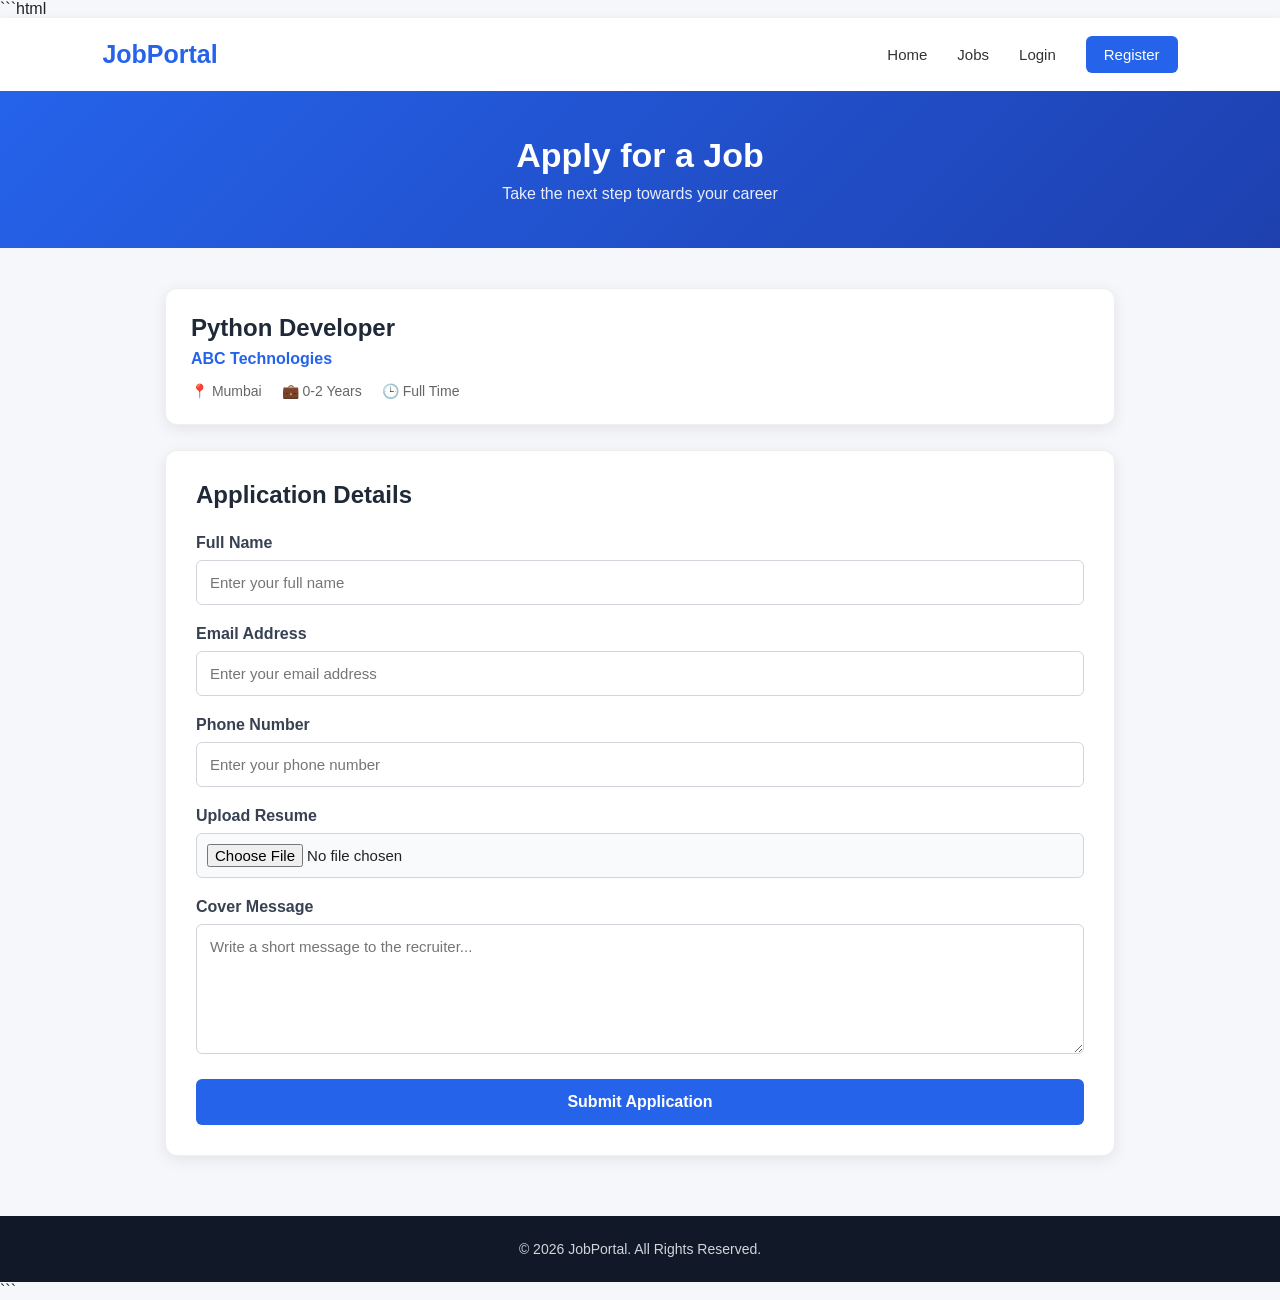
<file: Frontend/templates/apply.html>
```html
<!DOCTYPE html>
<html lang="en">
<head>
    <meta charset="UTF-8">
    <meta name="viewport" content="width=device-width, initial-scale=1.0">

    <title>Apply for Job - JobPortal</title>

    <style>
        * {
            margin: 0;
            padding: 0;
            box-sizing: border-box;
            font-family: Arial, sans-serif;
        }

        body {
            background: #f5f7fb;
            color: #222;
        }

        /* NAVBAR */
        .navbar {
            background: #ffffff;
            padding: 18px 8%;
            display: flex;
            justify-content: space-between;
            align-items: center;
            box-shadow: 0 2px 10px rgba(0,0,0,0.08);
        }

        .logo {
            font-size: 25px;
            font-weight: bold;
            color: #2563eb;
        }

        .nav-links {
            display: flex;
            gap: 30px;
            align-items: center;
        }

        .nav-links a {
            text-decoration: none;
            color: #333;
            font-size: 15px;
        }

        .nav-links a:hover {
            color: #2563eb;
        }

        .register-btn {
            background: #2563eb;
            color: white !important;
            padding: 10px 18px;
            border-radius: 6px;
        }

        /* PAGE HEADER */
        .page-header {
            background: linear-gradient(135deg, #2563eb, #1e40af);
            color: white;
            text-align: center;
            padding: 45px 20px;
        }

        .page-header h1 {
            font-size: 34px;
            margin-bottom: 10px;
        }

        .page-header p {
            font-size: 16px;
            opacity: 0.9;
        }

        /* MAIN */
        .main-container {
            width: 90%;
            max-width: 950px;
            margin: 40px auto;
        }

        /* JOB CARD */
        .job-card {
            background: white;
            padding: 25px;
            border-radius: 12px;
            box-shadow: 0 4px 15px rgba(0,0,0,0.08);
            margin-bottom: 25px;
            border: 1px solid #eee;
        }

        .job-card h2 {
            color: #1f2937;
            margin-bottom: 8px;
        }

        .company {
            color: #2563eb;
            font-weight: bold;
            margin-bottom: 15px;
        }

        .job-details {
            display: flex;
            flex-wrap: wrap;
            gap: 20px;
            color: #666;
            font-size: 14px;
        }

        /* FORM */
        .form-card {
            background: white;
            padding: 30px;
            border-radius: 12px;
            box-shadow: 0 4px 15px rgba(0,0,0,0.08);
            border: 1px solid #eee;
        }

        .form-card h2 {
            margin-bottom: 25px;
            color: #1f2937;
        }

        .form-group {
            margin-bottom: 20px;
        }

        .form-group label {
            display: block;
            margin-bottom: 8px;
            font-weight: bold;
            color: #374151;
        }

        .form-group input,
        .form-group textarea {
            width: 100%;
            padding: 13px;
            border: 1px solid #d1d5db;
            border-radius: 6px;
            font-size: 15px;
            outline: none;
        }

        .form-group input:focus,
        .form-group textarea:focus {
            border-color: #2563eb;
            box-shadow: 0 0 0 2px rgba(37,99,235,0.1);
        }

        .form-group textarea {
            min-height: 130px;
            resize: vertical;
        }

        .form-group input[type="file"] {
            padding: 10px;
            background: #f9fafb;
        }

        /* SUBMIT BUTTON */
        .submit-btn {
            width: 100%;
            background: #2563eb;
            color: white;
            border: none;
            padding: 14px;
            border-radius: 6px;
            font-size: 16px;
            font-weight: bold;
            cursor: pointer;
            margin-top: 5px;
        }

        .submit-btn:hover {
            background: #1d4ed8;
        }

        /* FOOTER */
        footer {
            background: #111827;
            color: #d1d5db;
            text-align: center;
            padding: 25px;
            margin-top: 60px;
            font-size: 14px;
        }

        /* MOBILE */
        @media (max-width: 700px) {

            .navbar {
                padding: 15px 5%;
            }

            .nav-links {
                gap: 12px;
            }

            .nav-links a {
                font-size: 13px;
            }

            .page-header h1 {
                font-size: 28px;
            }

            .main-container {
                width: 92%;
            }

            .form-card,
            .job-card {
                padding: 20px;
            }

            .job-details {
                flex-direction: column;
                gap: 8px;
            }
        }
    </style>
</head>

<body>

    <!-- NAVBAR -->
    <nav class="navbar">

        <div class="logo">
            JobPortal
        </div>

        <div class="nav-links">
            <a href="/">Home</a>
            <a href="/jobs">Jobs</a>
            <a href="/login">Login</a>
            <a href="/register" class="register-btn">Register</a>
        </div>

    </nav>


    <!-- PAGE HEADER -->
    <section class="page-header">

        <h1>Apply for a Job</h1>

        <p>Take the next step towards your career</p>

    </section>


    <!-- MAIN CONTENT -->
    <main class="main-container">


        <!-- JOB INFORMATION -->
        <div class="job-card">

            <h2>Python Developer</h2>

            <div class="company">
                ABC Technologies
            </div>

            <div class="job-details">

                <span>📍 Mumbai</span>

                <span>💼 0-2 Years</span>

                <span>🕒 Full Time</span>

            </div>

        </div>


        <!-- APPLICATION FORM -->
        <div class="form-card">

            <h2>Application Details</h2>

            <form action="/apply" method="POST" enctype="multipart/form-data">

                <!-- FULL NAME -->
                <div class="form-group">

                    <label for="name">
                        Full Name
                    </label>

                    <input
                        type="text"
                        id="name"
                        name="name"
                        placeholder="Enter your full name"
                        required
                    >

                </div>


                <!-- EMAIL -->
                <div class="form-group">

                    <label for="email">
                        Email Address
                    </label>

                    <input
                        type="email"
                        id="email"
                        name="email"
                        placeholder="Enter your email address"
                        required
                    >

                </div>


                <!-- PHONE -->
                <div class="form-group">

                    <label for="phone">
                        Phone Number
                    </label>

                    <input
                        type="tel"
                        id="phone"
                        name="phone"
                        placeholder="Enter your phone number"
                        required
                    >

                </div>


                <!-- RESUME -->
                <div class="form-group">

                    <label for="resume">
                        Upload Resume
                    </label>

                    <input
                        type="file"
                        id="resume"
                        name="resume"
                        accept=".pdf,.doc,.docx"
                        required
                    >

                </div>


                <!-- COVER MESSAGE -->
                <div class="form-group">

                    <label for="message">
                        Cover Message
                    </label>

                    <textarea
                        id="message"
                        name="message"
                        placeholder="Write a short message to the recruiter..."
                        required
                    ></textarea>

                </div>


                <!-- SUBMIT -->
                <button
                    type="submit"
                    class="submit-btn"
                >
                    Submit Application
                </button>

            </form>

        </div>

    </main>


    <!-- FOOTER -->
    <footer>

        © 2026 JobPortal. All Rights Reserved.

    </footer>

</body>
</html>
```
</file>
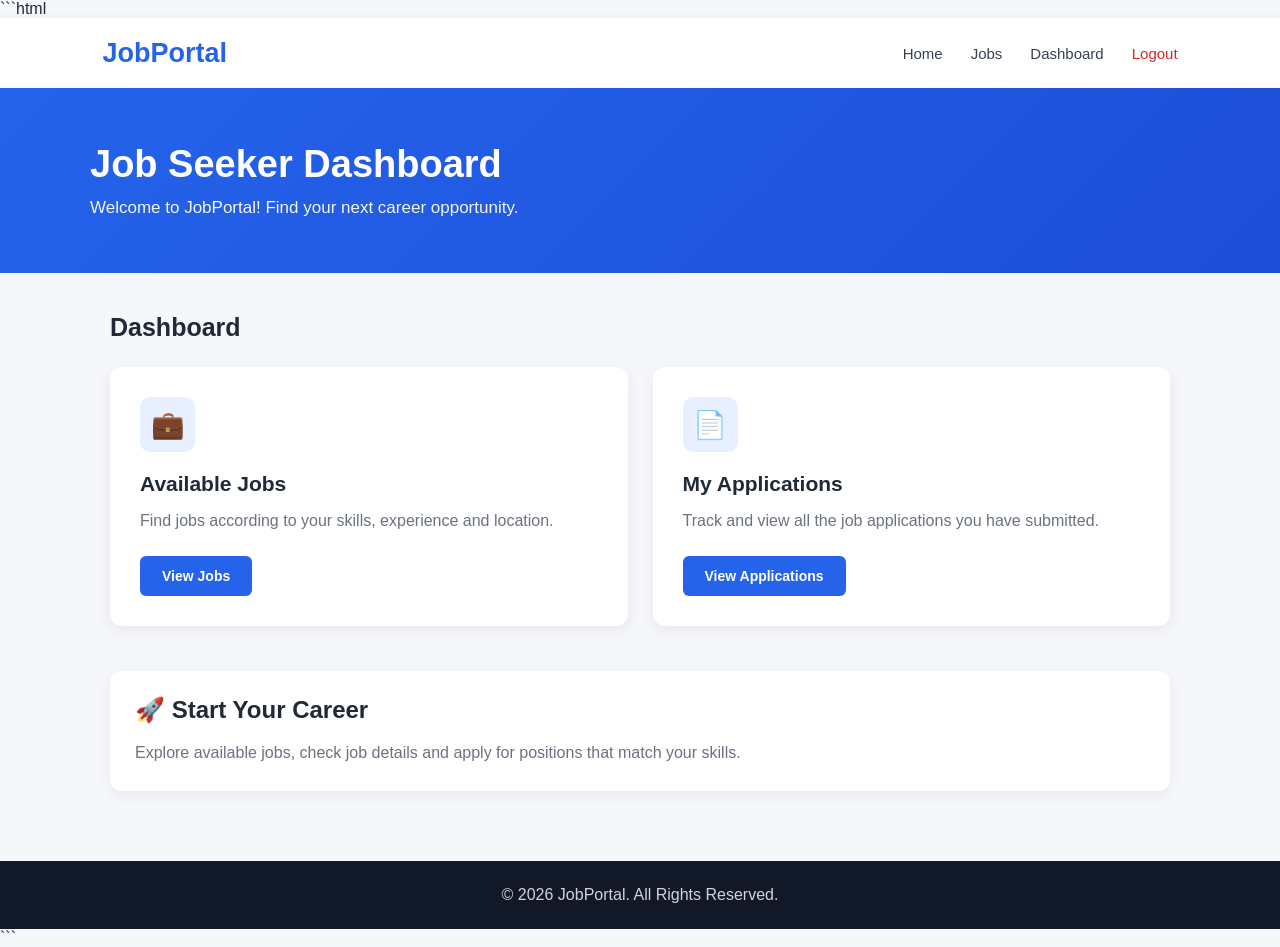
<file: Frontend/templates/dashboard.html>
```html
<!DOCTYPE html>
<html lang="en">

<head>

    <meta charset="UTF-8">

    <meta name="viewport"
          content="width=device-width, initial-scale=1.0">

    <title>Dashboard - JobPortal</title>

    <style>

        * {
            margin: 0;
            padding: 0;
            box-sizing: border-box;
        }

        body {
            font-family: Arial, sans-serif;
            background: #f5f7fb;
            color: #1f2937;
        }

        /* ================= NAVBAR ================= */

        .navbar {
            height: 70px;
            background: white;
            padding: 0 8%;
            display: flex;
            justify-content: space-between;
            align-items: center;
            box-shadow: 0 2px 10px rgba(0, 0, 0, 0.08);
        }

        .logo {
            font-size: 27px;
            font-weight: bold;
            color: #2563eb;
        }

        .nav-links {
            display: flex;
            align-items: center;
            gap: 28px;
        }

        .nav-links a {
            text-decoration: none;
            color: #374151;
            font-size: 15px;
        }

        .nav-links a:hover {
            color: #2563eb;
        }

        .logout {
            color: #dc2626 !important;
        }

        /* ================= HERO ================= */

        .dashboard-hero {
            background: linear-gradient(135deg, #2563eb, #1d4ed8);
            color: white;
            padding: 55px 20px;
        }

        .hero-content {
            max-width: 1100px;
            margin: auto;
        }

        .hero-content h1 {
            font-size: 38px;
            margin-bottom: 12px;
        }

        .hero-content p {
            font-size: 17px;
            opacity: 0.95;
        }

        /* ================= CONTAINER ================= */

        .container {
            max-width: 1100px;
            margin: 40px auto;
            padding: 0 20px;
        }

        .section-title {
            font-size: 25px;
            margin-bottom: 25px;
        }

        /* ================= CARDS ================= */

        .cards {
            display: grid;
            grid-template-columns: repeat(2, 1fr);
            gap: 25px;
        }

        .card {
            background: white;
            padding: 30px;
            border-radius: 12px;
            box-shadow: 0 4px 15px rgba(0, 0, 0, 0.07);
            transition: 0.3s;
        }

        .card:hover {
            transform: translateY(-5px);
            box-shadow: 0 8px 22px rgba(0, 0, 0, 0.10);
        }

        .icon {
            width: 55px;
            height: 55px;
            background: #e8f0ff;
            border-radius: 10px;
            display: flex;
            align-items: center;
            justify-content: center;
            font-size: 27px;
            margin-bottom: 20px;
        }

        .card h2 {
            font-size: 21px;
            margin-bottom: 12px;
        }

        .card p {
            color: #6b7280;
            line-height: 1.6;
            margin-bottom: 22px;
        }

        /* ================= BUTTON ================= */

        .btn {
            display: inline-block;
            text-decoration: none;
            background: #2563eb;
            color: white;
            padding: 12px 22px;
            border-radius: 6px;
            font-weight: bold;
            font-size: 14px;
        }

        .btn:hover {
            background: #1d4ed8;
        }

        /* ================= QUICK INFO ================= */

        .quick-section {
            margin-top: 45px;
        }

        .quick-box {
            background: white;
            padding: 25px;
            border-radius: 12px;
            box-shadow: 0 4px 15px rgba(0, 0, 0, 0.06);
        }

        .quick-box h2 {
            margin-bottom: 15px;
        }

        .quick-box p {
            color: #6b7280;
            line-height: 1.7;
        }

        /* ================= FOOTER ================= */

        footer {
            background: #111827;
            color: #d1d5db;
            text-align: center;
            padding: 25px;
            margin-top: 70px;
        }

        /* ================= MOBILE ================= */

        @media (max-width: 768px) {

            .navbar {
                padding: 0 20px;
            }

            .nav-links {
                gap: 12px;
            }

            .nav-links a {
                font-size: 13px;
            }

            .dashboard-hero {
                padding: 40px 20px;
            }

            .hero-content h1 {
                font-size: 30px;
            }

            .cards {
                grid-template-columns: 1fr;
            }

        }

    </style>

</head>

<body>


    <!-- ================= NAVBAR ================= -->

    <nav class="navbar">

        <div class="logo">
            JobPortal
        </div>

        <div class="nav-links">

            <a href="/">
                Home
            </a>

            <a href="/jobs">
                Jobs
            </a>

            <a href="/dashboard">
                Dashboard
            </a>

            <a href="/login" class="logout">
                Logout
            </a>

        </div>

    </nav>


    <!-- ================= HERO ================= -->

    <section class="dashboard-hero">

        <div class="hero-content">

            <h1>
                Job Seeker Dashboard
            </h1>

            <p>
                Welcome to JobPortal! Find your next career opportunity.
            </p>

        </div>

    </section>


    <!-- ================= MAIN ================= -->

    <div class="container">

        <h2 class="section-title">
            Dashboard
        </h2>


        <div class="cards">


            <!-- AVAILABLE JOBS -->

            <div class="card">

                <div class="icon">
                    💼
                </div>

                <h2>
                    Available Jobs
                </h2>

                <p>
                    Find jobs according to your skills,
                    experience and location.
                </p>

                <a href="/jobs" class="btn">
                    View Jobs
                </a>

            </div>


            <!-- MY APPLICATIONS -->

            <div class="card">

                <div class="icon">
                    📄
                </div>

                <h2>
                    My Applications
                </h2>

                <p>
                    Track and view all the job applications
                    you have submitted.
                </p>

                <a href="/my-applications" class="btn">
                    View Applications
                </a>

            </div>


        </div>


        <!-- QUICK INFO -->

        <div class="quick-section">

            <div class="quick-box">

                <h2>
                    🚀 Start Your Career
                </h2>

                <p>
                    Explore available jobs, check job details
                    and apply for positions that match your skills.
                </p>

            </div>

        </div>

    </div>


    <!-- ================= FOOTER ================= -->

    <footer>

        © 2026 JobPortal. All Rights Reserved.

    </footer>


</body>

</html>
```
</file>
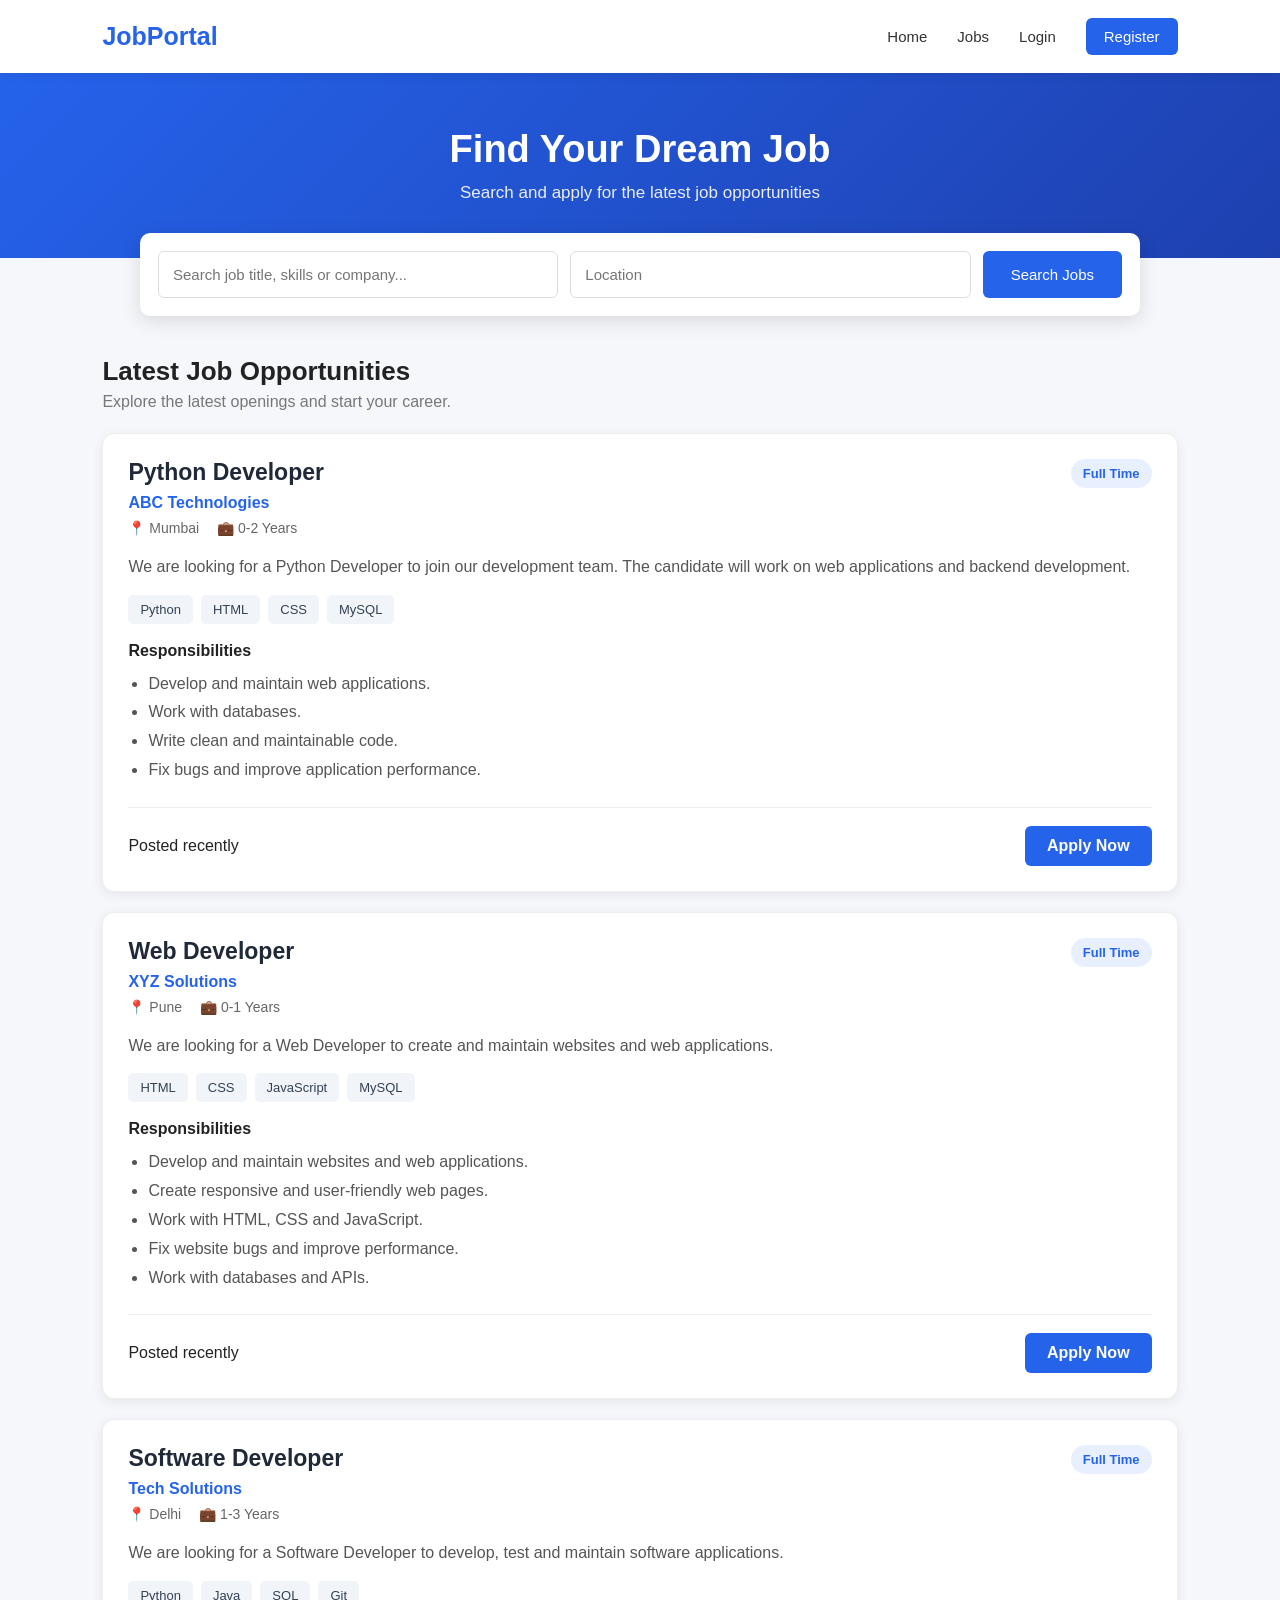
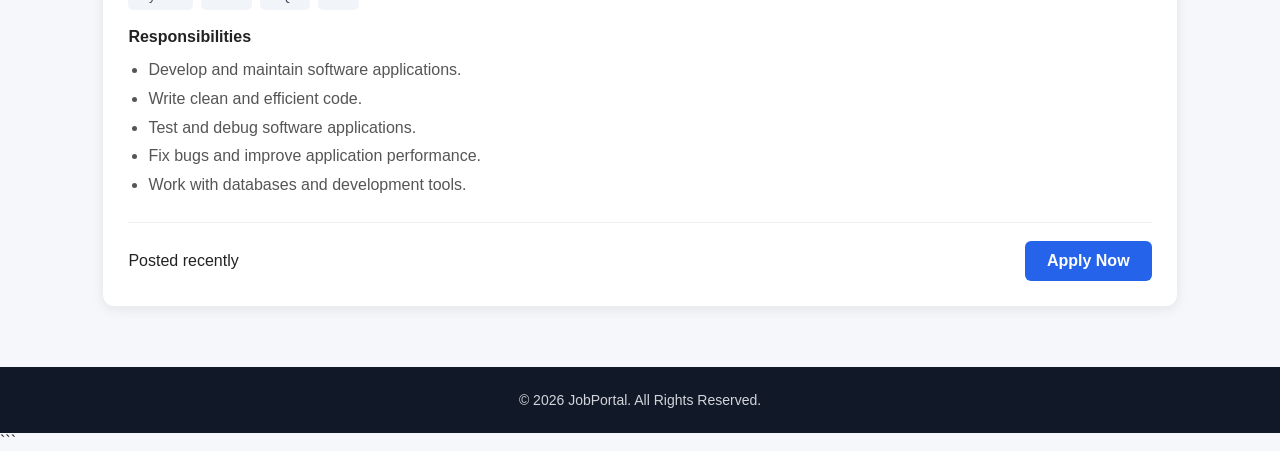
<file: Frontend/templates/jobs.html>
<!DOCTYPE html>
<html lang="en">
<head>
    <meta charset="UTF-8">
    <meta name="viewport" content="width=device-width, initial-scale=1.0">

    <title>Jobs - JobPortal</title>

    <style>
        * {
            margin: 0;
            padding: 0;
            box-sizing: border-box;
            font-family: Arial, sans-serif;
        }

        body {
            background: #f5f7fb;
            color: #222;
        }

        /* NAVBAR */
        .navbar {
            background: #ffffff;
            padding: 18px 8%;
            display: flex;
            justify-content: space-between;
            align-items: center;
            box-shadow: 0 2px 10px rgba(0,0,0,0.08);
            position: sticky;
            top: 0;
            z-index: 100;
        }

        .logo {
            font-size: 25px;
            font-weight: bold;
            color: #2563eb;
        }

        .nav-links {
            display: flex;
            gap: 30px;
            align-items: center;
        }

        .nav-links a {
            text-decoration: none;
            color: #333;
            font-size: 15px;
        }

        .nav-links a:hover {
            color: #2563eb;
        }

        .register-btn {
            background: #2563eb;
            color: white !important;
            padding: 10px 18px;
            border-radius: 6px;
        }

        /* HEADER */
        .hero {
            background: linear-gradient(135deg, #2563eb, #1e40af);
            padding: 55px 8%;
            color: white;
            text-align: center;
        }

        .hero h1 {
            font-size: 38px;
            margin-bottom: 12px;
        }

        .hero p {
            font-size: 17px;
            opacity: 0.9;
        }

        /* SEARCH */
        .search-box {
            width: 84%;
            max-width: 1000px;
            margin: -25px auto 40px;
            background: white;
            padding: 18px;
            border-radius: 10px;
            box-shadow: 0 5px 20px rgba(0,0,0,0.12);
            display: flex;
            gap: 12px;
        }

        .search-box input {
            flex: 1;
            padding: 14px;
            border: 1px solid #ddd;
            border-radius: 6px;
            font-size: 15px;
            outline: none;
        }

        .search-box button {
            background: #2563eb;
            color: white;
            border: none;
            padding: 0 28px;
            border-radius: 6px;
            font-size: 15px;
            cursor: pointer;
        }

        .search-box button:hover {
            background: #1d4ed8;
        }

        /* MAIN */
        .container {
            width: 84%;
            max-width: 1100px;
            margin: auto;
        }

        .section-title {
            margin-bottom: 22px;
        }

        .section-title h2 {
            font-size: 26px;
        }

        .section-title p {
            color: #777;
            margin-top: 6px;
        }

        /* JOB CARD */
        .job-card {
            background: white;
            padding: 25px;
            margin-bottom: 20px;
            border-radius: 12px;
            box-shadow: 0 3px 12px rgba(0,0,0,0.07);
            border: 1px solid #eee;
            transition: 0.3s;
        }

        .job-card:hover {
            transform: translateY(-3px);
            box-shadow: 0 8px 22px rgba(0,0,0,0.12);
        }

        .job-top {
            display: flex;
            justify-content: space-between;
            align-items: flex-start;
            gap: 20px;
        }

        .job-title {
            font-size: 23px;
            color: #1f2937;
            margin-bottom: 8px;
        }

        .company {
            color: #2563eb;
            font-weight: bold;
            margin-bottom: 8px;
        }

        .job-info {
            display: flex;
            flex-wrap: wrap;
            gap: 18px;
            color: #666;
            font-size: 14px;
        }

        .job-type {
            background: #e8f0ff;
            color: #2563eb;
            padding: 7px 12px;
            border-radius: 20px;
            font-size: 13px;
            font-weight: bold;
        }

        .description {
            margin-top: 18px;
            color: #555;
            line-height: 1.6;
        }

        .skills {
            display: flex;
            flex-wrap: wrap;
            gap: 8px;
            margin-top: 15px;
        }

        .skill {
            background: #f1f5f9;
            color: #334155;
            padding: 7px 12px;
            border-radius: 5px;
            font-size: 13px;
        }

        .job-bottom {
            margin-top: 22px;
            padding-top: 18px;
            border-top: 1px solid #eee;
            display: flex;
            justify-content: space-between;
            align-items: center;
        }

        .apply-btn {
            background: #2563eb;
            color: white;
            text-decoration: none;
            padding: 11px 22px;
            border-radius: 6px;
            font-weight: bold;
        }

        .apply-btn:hover {
            background: #1d4ed8;
        }

        .responsibilities {
            margin-top: 18px;
        }

        .responsibilities h3 {
            font-size: 16px;
            margin-bottom: 10px;
        }

        .responsibilities ul {
            padding-left: 20px;
            color: #555;
            line-height: 1.8;
        }

        /* FOOTER */
        footer {
            margin-top: 60px;
            background: #111827;
            color: #d1d5db;
            text-align: center;
            padding: 25px;
            font-size: 14px;
        }

        /* MOBILE */
        @media (max-width: 700px) {

            .navbar {
                padding: 15px 5%;
            }

            .nav-links {
                gap: 12px;
            }

            .nav-links a {
                font-size: 13px;
            }

            .hero h1 {
                font-size: 30px;
            }

            .search-box {
                width: 90%;
                flex-direction: column;
            }

            .search-box button {
                padding: 13px;
            }

            .container {
                width: 90%;
            }

            .job-top {
                flex-direction: column;
            }

            .job-bottom {
                flex-direction: column;
                gap: 15px;
                align-items: flex-start;
            }
        }
    </style>
</head>

<body>

    <!-- NAVBAR -->
    <nav class="navbar">

        <div class="logo">
            JobPortal
        </div>

        <div class="nav-links">
            <a href="/">Home</a>
            <a href="/jobs">Jobs</a>
            <a href="/login">Login</a>
            <a href="/register" class="register-btn">Register</a>
        </div>

    </nav>


    <!-- HERO -->
    <section class="hero">

        <h1>Find Your Dream Job</h1>

        <p>Search and apply for the latest job opportunities</p>

    </section>


    <!-- SEARCH -->
    <div class="search-box">

        <input
            type="text"
            placeholder="Search job title, skills or company..."
        >

        <input
            type="text"
            placeholder="Location"
        >

        <button>Search Jobs</button>

    </div>


    <!-- JOBS -->
    <main class="container">

        <div class="section-title">
            <h2>Latest Job Opportunities</h2>
            <p>Explore the latest openings and start your career.</p>
        </div>


        <!-- JOB 1 -->
        <div class="job-card">

            <div class="job-top">

                <div>
                    <h2 class="job-title">Python Developer</h2>

                    <div class="company">
                        ABC Technologies
                    </div>

                    <div class="job-info">
                        <span>📍 Mumbai</span>
                        <span>💼 0-2 Years</span>
                    </div>
                </div>

                <span class="job-type">
                    Full Time
                </span>

            </div>

            <p class="description">
                We are looking for a Python Developer to join our
                development team. The candidate will work on web
                applications and backend development.
            </p>

            <div class="skills">
                <span class="skill">Python</span>
                <span class="skill">HTML</span>
                <span class="skill">CSS</span>
                <span class="skill">MySQL</span>
            </div>

            <div class="responsibilities">

                <h3>Responsibilities</h3>

                <ul>
                    <li>Develop and maintain web applications.</li>
                    <li>Work with databases.</li>
                    <li>Write clean and maintainable code.</li>
                    <li>Fix bugs and improve application performance.</li>
                </ul>

            </div>

            <div class="job-bottom">

                <span>Posted recently</span>

                <a href="/apply.html" class="apply-btn">
                    Apply Now
                </a>

            </div>

        </div>


        <!-- JOB 2 -->
        <div class="job-card">

            <div class="job-top">

                <div>
                    <h2 class="job-title">Web Developer</h2>

                    <div class="company">
                        XYZ Solutions
                    </div>

                    <div class="job-info">
                        <span>📍 Pune</span>
                        <span>💼 0-1 Years</span>
                    </div>
                </div>

                <span class="job-type">
                    Full Time
                </span>

            </div>

            <p class="description">
                We are looking for a Web Developer to create and
                maintain websites and web applications.
            </p>

            <div class="skills">
                <span class="skill">HTML</span>
                <span class="skill">CSS</span>
                <span class="skill">JavaScript</span>
                <span class="skill">MySQL</span>
            </div>

            <div class="responsibilities">

                <h3>Responsibilities</h3>

                <ul>
                    <li>Develop and maintain websites and web applications.</li>
                    <li>Create responsive and user-friendly web pages.</li>
                    <li>Work with HTML, CSS and JavaScript.</li>
                    <li>Fix website bugs and improve performance.</li>
                    <li>Work with databases and APIs.</li>
                </ul>

            </div>

            <div class="job-bottom">

                <span>Posted recently</span>

                <a href="/apply.html" class="apply-btn">
                    Apply Now
                </a>

            </div>

        </div>


        <!-- JOB 3 -->
        <div class="job-card">

            <div class="job-top">

                <div>
                    <h2 class="job-title">Software Developer</h2>

                    <div class="company">
                        Tech Solutions
                    </div>

                    <div class="job-info">
                        <span>📍 Delhi</span>
                        <span>💼 1-3 Years</span>
                    </div>
                </div>

                <span class="job-type">
                    Full Time
                </span>

            </div>

            <p class="description">
                We are looking for a Software Developer to develop,
                test and maintain software applications.
            </p>

            <div class="skills">
                <span class="skill">Python</span>
                <span class="skill">Java</span>
                <span class="skill">SQL</span>
                <span class="skill">Git</span>
            </div>

            <div class="responsibilities">

                <h3>Responsibilities</h3>

                <ul>
                    <li>Develop and maintain software applications.</li>
                    <li>Write clean and efficient code.</li>
                    <li>Test and debug software applications.</li>
                    <li>Fix bugs and improve application performance.</li>
                    <li>Work with databases and development tools.</li>
                </ul>

            </div>

            <div class="job-bottom">

                <span>Posted recently</span>

                <a href="/apply.html" class="apply-btn">
                    Apply Now
                </a>

            </div>

        </div>

    </main>


    <!-- FOOTER -->
    <footer>
        © 2026 JobPortal. All Rights Reserved.
    </footer>

</body>
</html>
```
</file>
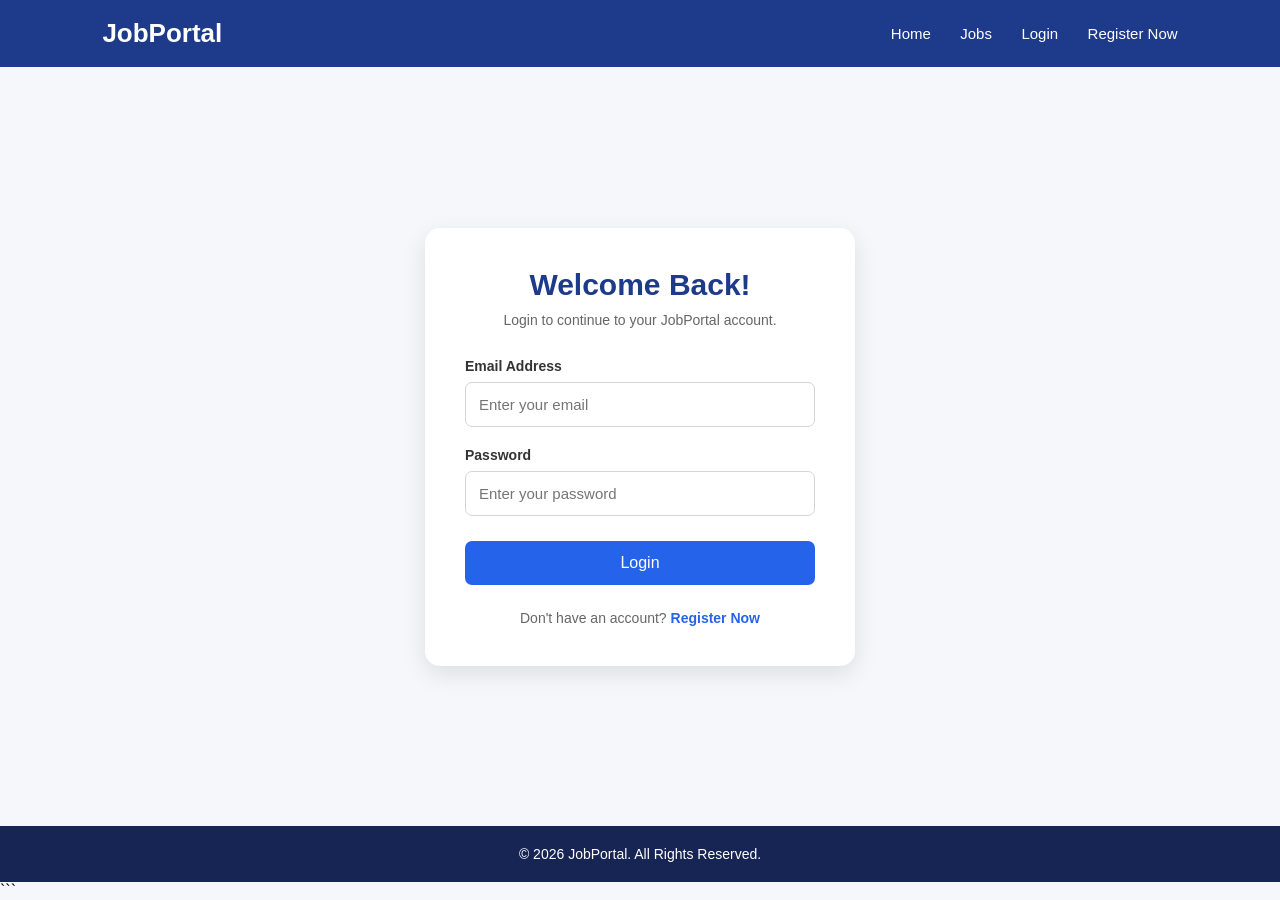
<file: Frontend/templates/login.html>
<!DOCTYPE html>
<html lang="en">
<head>
    <meta charset="UTF-8">
    <meta name="viewport" content="width=device-width, initial-scale=1.0">

    <title>Login - JobPortal</title>

    <style>
        * {
            margin: 0;
            padding: 0;
            box-sizing: border-box;
            font-family: Arial, sans-serif;
        }

        body {
            background: #f5f7fb;
            min-height: 100vh;
            display: flex;
            flex-direction: column;
        }

        /* Navbar */
        nav {
            background: #1e3a8a;
            padding: 18px 8%;
            display: flex;
            justify-content: space-between;
            align-items: center;
        }

        .logo {
            color: white;
            font-size: 26px;
            font-weight: bold;
        }

        nav a {
            color: white;
            text-decoration: none;
            margin-left: 25px;
            font-size: 15px;
        }

        nav a:hover {
            text-decoration: underline;
        }

        /* Login Section */
        .login-section {
            flex: 1;
            display: flex;
            justify-content: center;
            align-items: center;
            padding: 50px 20px;
        }

        /* Login Card */
        .login-card {
            background: white;
            width: 100%;
            max-width: 430px;
            padding: 40px;
            border-radius: 15px;
            box-shadow: 0 8px 25px rgba(0, 0, 0, 0.10);
        }

        .login-card h1 {
            text-align: center;
            color: #1e3a8a;
            margin-bottom: 10px;
            font-size: 30px;
        }

        .login-card .subtitle {
            text-align: center;
            color: #666;
            margin-bottom: 30px;
            font-size: 14px;
        }

        /* Form */
        .form-group {
            margin-bottom: 20px;
        }

        .form-group label {
            display: block;
            margin-bottom: 8px;
            color: #333;
            font-weight: bold;
            font-size: 14px;
        }

        .form-group input {
            width: 100%;
            padding: 13px;
            border: 1px solid #d1d5db;
            border-radius: 7px;
            font-size: 15px;
            outline: none;
        }

        .form-group input:focus {
            border-color: #2563eb;
        }

        /* Login Button */
        .login-btn {
            width: 100%;
            padding: 13px;
            background: #2563eb;
            color: white;
            border: none;
            border-radius: 7px;
            font-size: 16px;
            cursor: pointer;
            margin-top: 5px;
        }

        .login-btn:hover {
            background: #1e40af;
        }

        /* Register */
        .register-text {
            text-align: center;
            margin-top: 25px;
            color: #666;
            font-size: 14px;
        }

        .register-text a {
            color: #2563eb;
            text-decoration: none;
            font-weight: bold;
        }

        .register-text a:hover {
            text-decoration: underline;
        }

        /* Footer */
        footer {
            background: #172554;
            color: white;
            text-align: center;
            padding: 20px;
            font-size: 14px;
        }

        /* Mobile */
        @media (max-width: 700px) {

            nav {
                flex-direction: column;
                gap: 15px;
            }

            nav a {
                margin-left: 10px;
                margin-right: 10px;
            }

            .login-card {
                padding: 30px 25px;
            }
        }
    </style>
</head>

<body>

    <!-- Navbar -->
    <nav>

        <div class="logo">
            JobPortal
        </div>

        <div>
            <a href="/">Home</a>
            <a href="/jobs">Jobs</a>
            <a href="/login">Login</a>
            <a href="/register">Register Now</a>
        </div>

    </nav>


    <!-- Login Section -->
    <section class="login-section">

        <div class="login-card">

            <h1>Welcome Back!</h1>

            <p class="subtitle">
                Login to continue to your JobPortal account.
            </p>


            <!-- Login Form -->
            <form method="POST" action="/login">

                <div class="form-group">

                    <label for="email">
                        Email Address
                    </label>

                    <input
                        type="email"
                        id="email"
                        name="email"
                        placeholder="Enter your email"
                        required
                    >

                </div>


                <div class="form-group">

                    <label for="password">
                        Password
                    </label>

                    <input
                        type="password"
                        id="password"
                        name="password"
                        placeholder="Enter your password"
                        required
                    >

                </div>


                <button type="submit" class="login-btn">
                    Login
                </button>

            </form>


            <p class="register-text">
                Don't have an account?
                <a href="/register">Register Now</a>
            </p>

        </div>

    </section>


    <!-- Footer -->
    <footer>
        © 2026 JobPortal. All Rights Reserved.
    </footer>

</body>
</html>
```
</file>
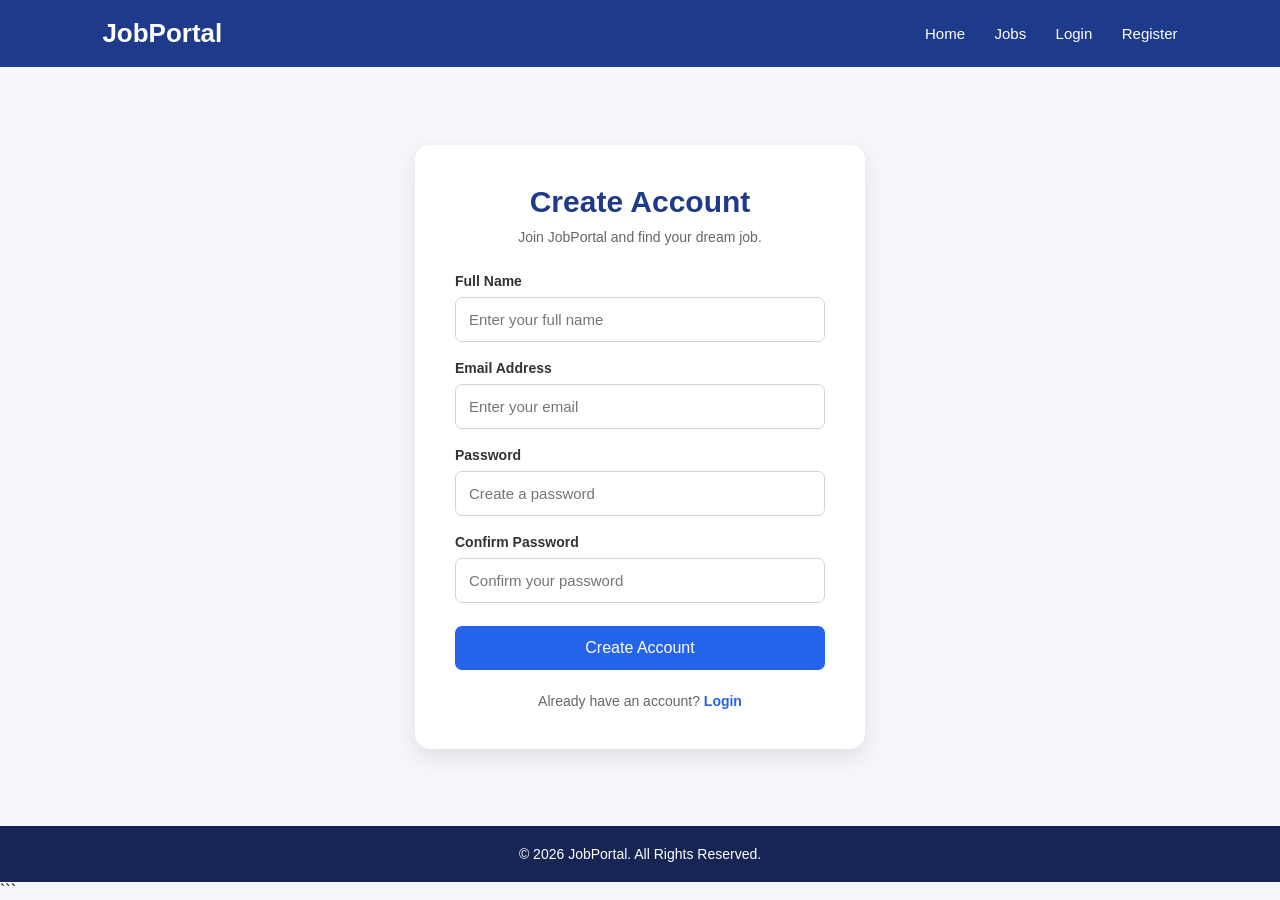
<file: Frontend/templates/register.html>
<!DOCTYPE html>
<html lang="en">
<head>
    <meta charset="UTF-8">
    <meta name="viewport" content="width=device-width, initial-scale=1.0">

    <title>Register - JobPortal</title>

    <style>
        * {
            margin: 0;
            padding: 0;
            box-sizing: border-box;
            font-family: Arial, sans-serif;
        }

        body {
            background: #f5f7fb;
            min-height: 100vh;
            display: flex;
            flex-direction: column;
        }

        /* Navbar */
        nav {
            background: #1e3a8a;
            padding: 18px 8%;
            display: flex;
            justify-content: space-between;
            align-items: center;
        }

        .logo {
            color: white;
            font-size: 26px;
            font-weight: bold;
        }

        nav a {
            color: white;
            text-decoration: none;
            margin-left: 25px;
            font-size: 15px;
        }

        nav a:hover {
            text-decoration: underline;
        }

        /* Register Section */
        .register-section {
            flex: 1;
            display: flex;
            justify-content: center;
            align-items: center;
            padding: 45px 20px;
        }

        /* Register Card */
        .register-card {
            background: white;
            width: 100%;
            max-width: 450px;
            padding: 40px;
            border-radius: 15px;
            box-shadow: 0 8px 25px rgba(0, 0, 0, 0.10);
        }

        .register-card h1 {
            text-align: center;
            color: #1e3a8a;
            margin-bottom: 10px;
            font-size: 30px;
        }

        .subtitle {
            text-align: center;
            color: #666;
            margin-bottom: 28px;
            font-size: 14px;
        }

        /* Form */
        .form-group {
            margin-bottom: 18px;
        }

        .form-group label {
            display: block;
            margin-bottom: 8px;
            color: #333;
            font-weight: bold;
            font-size: 14px;
        }

        .form-group input {
            width: 100%;
            padding: 13px;
            border: 1px solid #d1d5db;
            border-radius: 7px;
            font-size: 15px;
            outline: none;
        }

        .form-group input:focus {
            border-color: #2563eb;
        }

        /* Register Button */
        .register-btn {
            width: 100%;
            padding: 13px;
            background: #2563eb;
            color: white;
            border: none;
            border-radius: 7px;
            font-size: 16px;
            cursor: pointer;
            margin-top: 5px;
        }

        .register-btn:hover {
            background: #1e40af;
        }

        /* Login Link */
        .login-text {
            text-align: center;
            margin-top: 23px;
            color: #666;
            font-size: 14px;
        }

        .login-text a {
            color: #2563eb;
            text-decoration: none;
            font-weight: bold;
        }

        .login-text a:hover {
            text-decoration: underline;
        }

        /* Footer */
        footer {
            background: #172554;
            color: white;
            text-align: center;
            padding: 20px;
            font-size: 14px;
        }

        /* Mobile */
        @media (max-width: 700px) {

            nav {
                flex-direction: column;
                gap: 15px;
            }

            nav a {
                margin-left: 10px;
                margin-right: 10px;
            }

            .register-card {
                padding: 30px 25px;
            }
        }
    </style>
</head>

<body>

    <!-- Navbar -->
    <nav>

        <div class="logo">
            JobPortal
        </div>

        <div>
            <a href="/">Home</a>
            <a href="/jobs">Jobs</a>
            <a href="/login">Login</a>
            <a href="/register">Register</a>
        </div>

    </nav>


    <!-- Register Section -->
    <section class="register-section">

        <div class="register-card">

            <h1>Create Account</h1>

            <p class="subtitle">
                Join JobPortal and find your dream job.
            </p>


            <!-- Register Form -->
            <form method="POST" action="/register">

                <div class="form-group">

                    <label for="name">
                        Full Name
                    </label>

                    <input
                        type="text"
                        id="name"
                        name="name"
                        placeholder="Enter your full name"
                        required
                    >

                </div>


                <div class="form-group">

                    <label for="email">
                        Email Address
                    </label>

                    <input
                        type="email"
                        id="email"
                        name="email"
                        placeholder="Enter your email"
                        required
                    >

                </div>


                <div class="form-group">

                    <label for="password">
                        Password
                    </label>

                    <input
                        type="password"
                        id="password"
                        name="password"
                        placeholder="Create a password"
                        required
                    >

                </div>


                <div class="form-group">

                    <label for="confirm_password">
                        Confirm Password
                    </label>

                    <input
                        type="password"
                        id="confirm_password"
                        name="confirm_password"
                        placeholder="Confirm your password"
                        required
                    >

                </div>


                <button type="submit" class="register-btn">
                    Create Account
                </button>

            </form>


            <p class="login-text">
                Already have an account?
                <a href="/login">Login</a>
            </p>

        </div>

    </section>


    <!-- Footer -->
    <footer>
        © 2026 JobPortal. All Rights Reserved.
    </footer>

</body>
</html>
```
</file>
